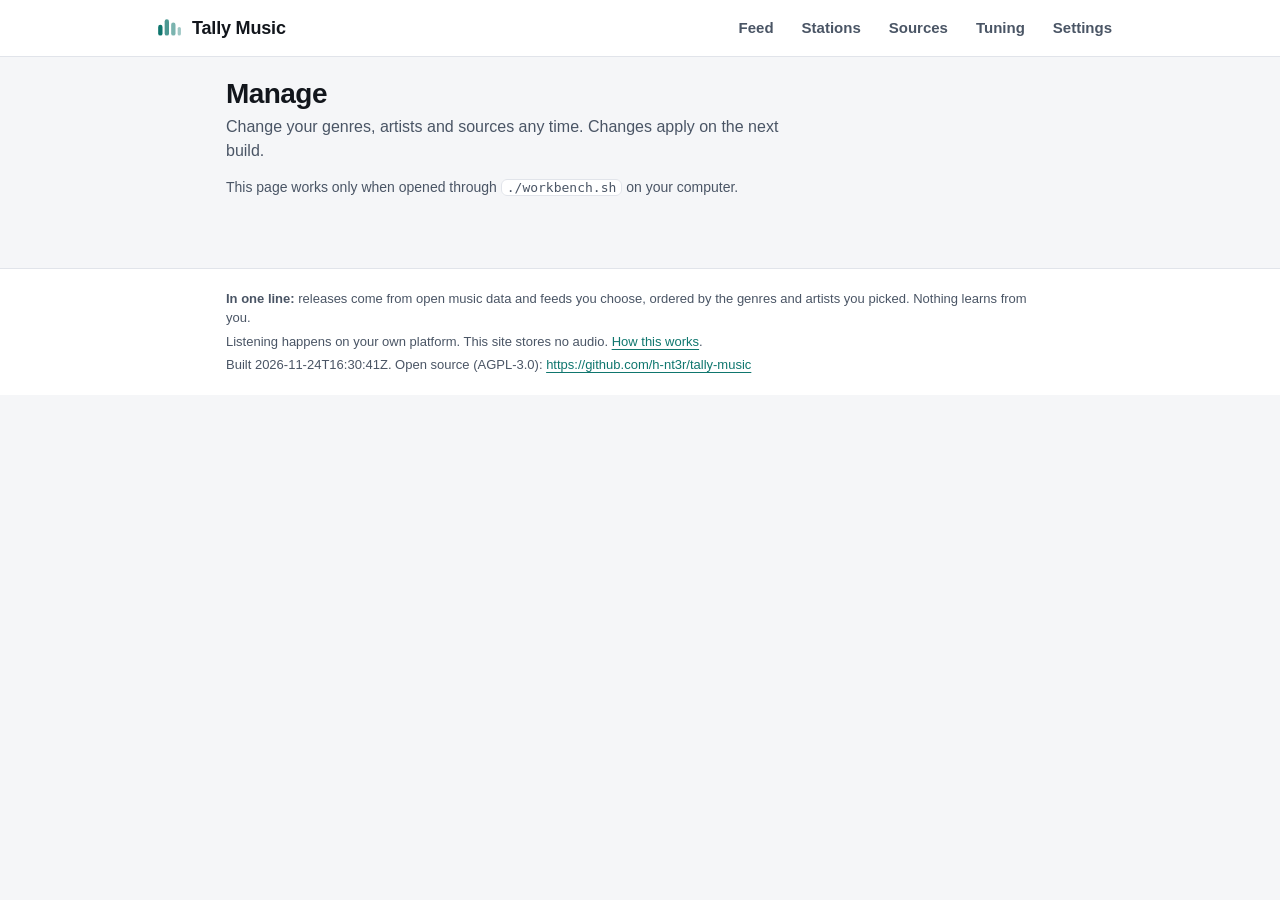
<file: manage.html>
<!doctype html>
<html lang="en"><head>
<meta charset="utf-8">
<meta name="viewport" content="width=device-width,initial-scale=1,viewport-fit=cover">
<meta name="color-scheme" content="light dark">
<meta name="referrer" content="no-referrer">
<meta name="built" content="2026-11-24T16:30:41Z">
<meta name="description" content="New music across your platforms, tuned to the genres and artists you pick. Stations are lists, not streams.">
<meta name="theme-color" content="#f5f6f8" media="(prefers-color-scheme: light)">
<meta name="theme-color" content="#000000" media="(prefers-color-scheme: dark)">
<title>Manage · Tally Music</title>
<link rel="stylesheet" href="style.css">
<script src="app.js" defer></script>
<!--workbench-->
</head><body data-page="manage.html" data-covers="1">
<a class="skip" href="#main">Skip to main content</a>
<header class="top"><div class="top-in">
<a class="brand" href="index.html" aria-label="Tally Music, home"><svg viewBox="0 0 24 24" aria-hidden="true"><rect x="2" y="9" width="4" height="10" rx="2" fill="var(--accent)"/><rect x="8" y="4" width="4" height="15" rx="2" fill="var(--accent)" opacity=".75"/><rect x="14" y="7" width="4" height="12" rx="2" fill="var(--accent)" opacity=".55"/><rect x="20" y="11" width="3" height="8" rx="1.5" fill="var(--accent)" opacity=".4"/></svg><span>Tally Music</span></a>
<nav class="primary" aria-label="Main"><a href="index.html"><svg class="ic" viewBox="0 0 24 24" aria-hidden="true"><path d="M4 6h16M4 12h16M4 18h10"/></svg><span>Feed</span></a><a href="stations.html"><svg class="ic" viewBox="0 0 24 24" aria-hidden="true"><circle cx="12" cy="12" r="9"/><circle cx="12" cy="12" r="2.5"/></svg><span>Stations</span></a><a href="sources.html"><svg class="ic" viewBox="0 0 24 24" aria-hidden="true"><path d="M5 5a14 14 0 0 1 14 14M5 11a8 8 0 0 1 8 8"/><circle cx="6" cy="18" r="1.2"/></svg><span>Sources</span></a><a href="tuning.html"><svg class="ic" viewBox="0 0 24 24" aria-hidden="true"><path d="M5 6h8M17 6h2M5 12h2M11 12h8M5 18h10M19 18h0"/><circle cx="15" cy="6" r="2"/><circle cx="9" cy="12" r="2"/><circle cx="17" cy="18" r="2"/></svg><span>Tuning</span></a><a href="settings.html"><svg class="ic" viewBox="0 0 24 24" aria-hidden="true"><circle cx="12" cy="12" r="3"/><path d="M12 3v3M12 18v3M3 12h3M18 12h3M5.6 5.6l2.1 2.1M16.3 16.3l2.1 2.1M18.4 5.6l-2.1 2.1M7.7 16.3l-2.1 2.1"/></svg><span>Settings</span></a><!--workbench-nav--></nav>
</div></header>
<main id="main" tabindex="-1"><div class="wrap"><h1>Manage</h1><p class="lede">Change your genres, artists and sources any time. Changes apply on the next build.</p><div id="manage"><p class="muted">This page works only when opened through <code>./workbench.sh</code> on your computer.</p></div></div><script src="manage.js" defer></script></main>
<footer class="foot"><div class="foot-in">
<p><b>In one line:</b> releases come from open music data and feeds you choose, ordered by the genres and artists you picked. Nothing learns from you.</p>
<p>Listening happens on your own platform. This site stores no audio. <a href="methods.html">How this works</a>.</p>
<p>Built <span id="built-at">2026-11-24T16:30:41Z</span>. Open source (AGPL-3.0): <a href="https://github.com/h-nt3r/tally-music">https://github.com/h-nt3r/tally-music</a></p>
</div></footer>
</body></html>
</file>
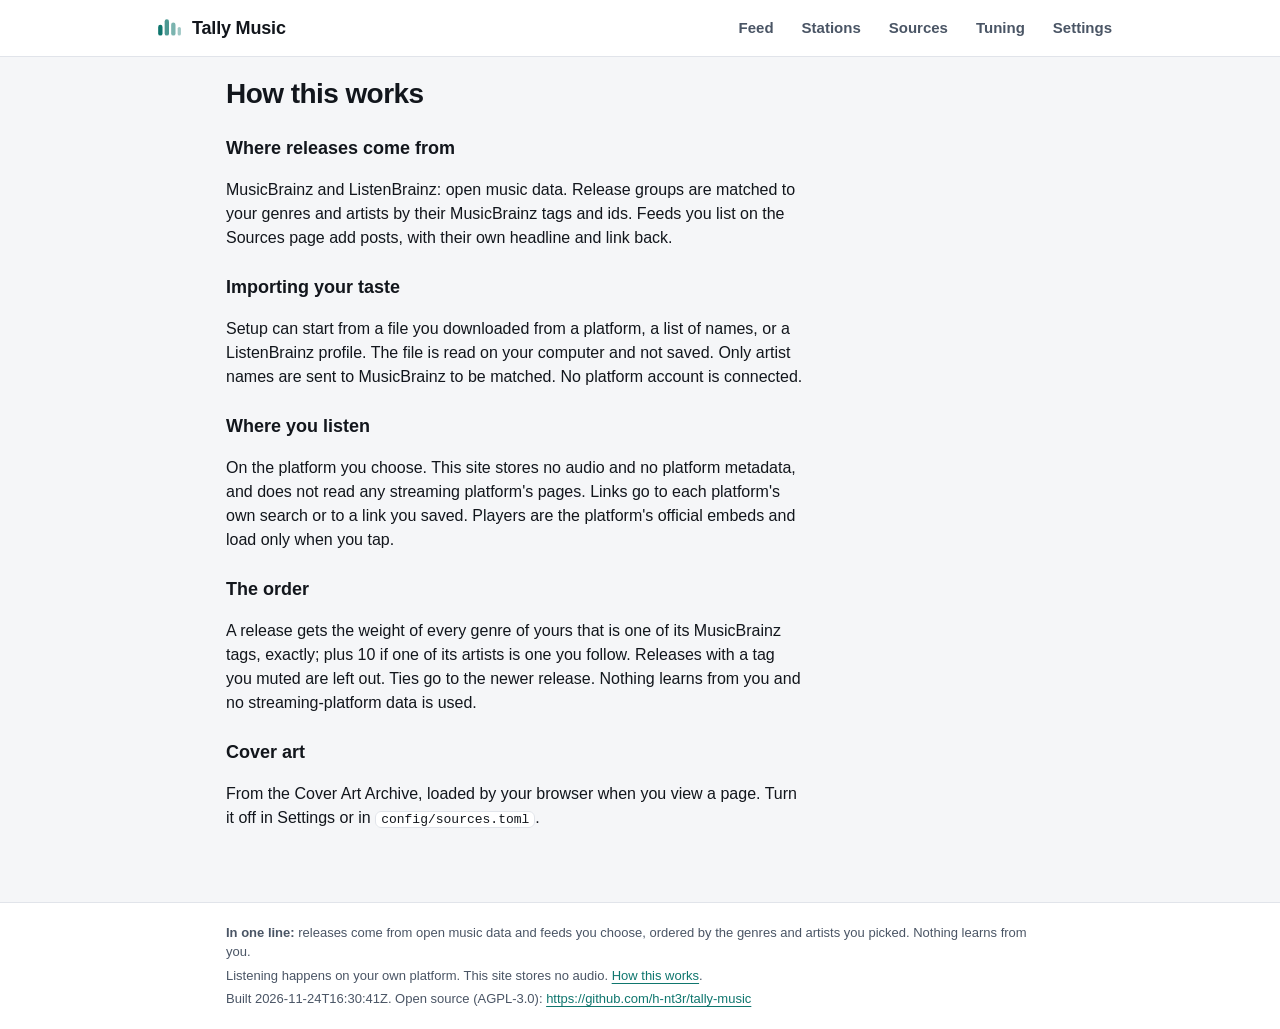
<file: methods.html>
<!doctype html>
<html lang="en"><head>
<meta charset="utf-8">
<meta name="viewport" content="width=device-width,initial-scale=1,viewport-fit=cover">
<meta name="color-scheme" content="light dark">
<meta name="referrer" content="no-referrer">
<meta name="built" content="2026-11-24T16:30:41Z">
<meta name="description" content="New music across your platforms, tuned to the genres and artists you pick. Stations are lists, not streams.">
<meta name="theme-color" content="#f5f6f8" media="(prefers-color-scheme: light)">
<meta name="theme-color" content="#000000" media="(prefers-color-scheme: dark)">
<title>How this works · Tally Music</title>
<link rel="stylesheet" href="style.css">
<script src="app.js" defer></script>
<!--workbench-->
</head><body data-page="methods.html" data-covers="1">
<a class="skip" href="#main">Skip to main content</a>
<header class="top"><div class="top-in">
<a class="brand" href="index.html" aria-label="Tally Music, home"><svg viewBox="0 0 24 24" aria-hidden="true"><rect x="2" y="9" width="4" height="10" rx="2" fill="var(--accent)"/><rect x="8" y="4" width="4" height="15" rx="2" fill="var(--accent)" opacity=".75"/><rect x="14" y="7" width="4" height="12" rx="2" fill="var(--accent)" opacity=".55"/><rect x="20" y="11" width="3" height="8" rx="1.5" fill="var(--accent)" opacity=".4"/></svg><span>Tally Music</span></a>
<nav class="primary" aria-label="Main"><a href="index.html"><svg class="ic" viewBox="0 0 24 24" aria-hidden="true"><path d="M4 6h16M4 12h16M4 18h10"/></svg><span>Feed</span></a><a href="stations.html"><svg class="ic" viewBox="0 0 24 24" aria-hidden="true"><circle cx="12" cy="12" r="9"/><circle cx="12" cy="12" r="2.5"/></svg><span>Stations</span></a><a href="sources.html"><svg class="ic" viewBox="0 0 24 24" aria-hidden="true"><path d="M5 5a14 14 0 0 1 14 14M5 11a8 8 0 0 1 8 8"/><circle cx="6" cy="18" r="1.2"/></svg><span>Sources</span></a><a href="tuning.html"><svg class="ic" viewBox="0 0 24 24" aria-hidden="true"><path d="M5 6h8M17 6h2M5 12h2M11 12h8M5 18h10M19 18h0"/><circle cx="15" cy="6" r="2"/><circle cx="9" cy="12" r="2"/><circle cx="17" cy="18" r="2"/></svg><span>Tuning</span></a><a href="settings.html"><svg class="ic" viewBox="0 0 24 24" aria-hidden="true"><circle cx="12" cy="12" r="3"/><path d="M12 3v3M12 18v3M3 12h3M18 12h3M5.6 5.6l2.1 2.1M16.3 16.3l2.1 2.1M18.4 5.6l-2.1 2.1M7.7 16.3l-2.1 2.1"/></svg><span>Settings</span></a><!--workbench-nav--></nav>
</div></header>
<main id="main" tabindex="-1"><div class="wrap prose"><h1>How this works</h1><h2>Where releases come from</h2><p>MusicBrainz and ListenBrainz: open music data. Release groups are matched to your genres and artists by their MusicBrainz tags and ids. Feeds you list on the Sources page add posts, with their own headline and link back.</p><h2>Importing your taste</h2><p>Setup can start from a file you downloaded from a platform, a list of names, or a ListenBrainz profile. The file is read on your computer and not saved. Only artist names are sent to MusicBrainz to be matched. No platform account is connected.</p><h2>Where you listen</h2><p>On the platform you choose. This site stores no audio and no platform metadata, and does not read any streaming platform's pages. Links go to each platform's own search or to a link you saved. Players are the platform's official embeds and load only when you tap.</p><h2>The order</h2><p>A release gets the weight of every genre of yours that is one of its MusicBrainz tags, exactly; plus 10 if one of its artists is one you follow. Releases with a tag you muted are left out. Ties go to the newer release. Nothing learns from you and no streaming-platform data is used.</p><h2>Cover art</h2><p>From the Cover Art Archive, loaded by your browser when you view a page. Turn it off in Settings or in <code>config/sources.toml</code>.</p></div></main>
<footer class="foot"><div class="foot-in">
<p><b>In one line:</b> releases come from open music data and feeds you choose, ordered by the genres and artists you picked. Nothing learns from you.</p>
<p>Listening happens on your own platform. This site stores no audio. <a href="methods.html">How this works</a>.</p>
<p>Built <span id="built-at">2026-11-24T16:30:41Z</span>. Open source (AGPL-3.0): <a href="https://github.com/h-nt3r/tally-music">https://github.com/h-nt3r/tally-music</a></p>
</div></footer>
</body></html>
</file>
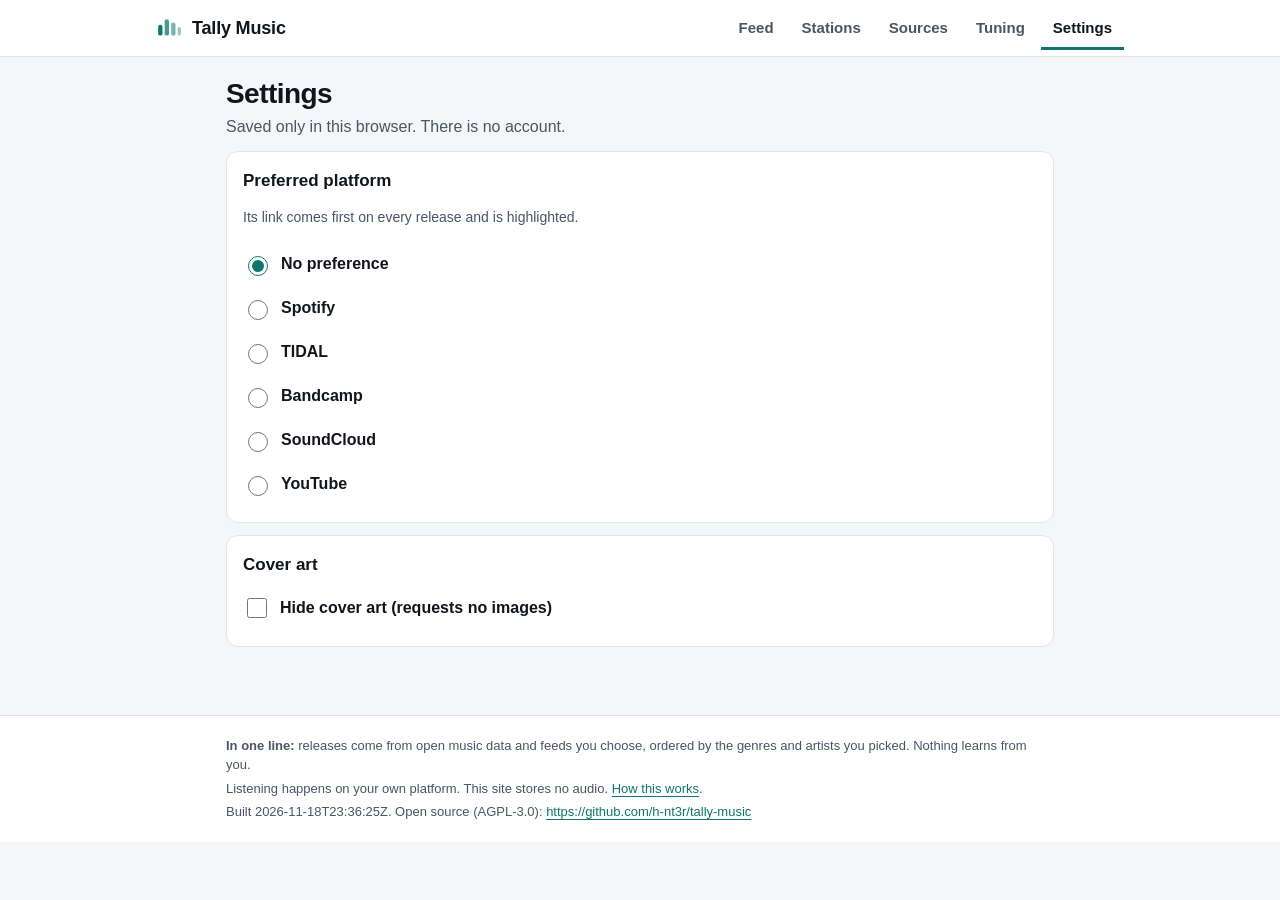
<file: settings.html>
<!doctype html>
<html lang="en"><head>
<meta charset="utf-8">
<meta name="viewport" content="width=device-width,initial-scale=1,viewport-fit=cover">
<meta name="color-scheme" content="light dark">
<meta name="referrer" content="no-referrer">
<meta name="built" content="2026-11-18T23:36:25Z">
<meta name="description" content="New music across your platforms, tuned to the genres and artists you pick. Stations are lists, not streams.">
<meta name="theme-color" content="#f5f6f8" media="(prefers-color-scheme: light)">
<meta name="theme-color" content="#000000" media="(prefers-color-scheme: dark)">
<title>Settings · Tally Music</title>
<link rel="stylesheet" href="style.css">
<script src="app.js" defer></script>
<!--workbench-->
</head><body data-page="settings.html" data-covers="1">
<a class="skip" href="#main">Skip to main content</a>
<header class="top"><div class="top-in">
<a class="brand" href="index.html" aria-label="Tally Music, home"><svg viewBox="0 0 24 24" aria-hidden="true"><rect x="2" y="9" width="4" height="10" rx="2" fill="var(--accent)"/><rect x="8" y="4" width="4" height="15" rx="2" fill="var(--accent)" opacity=".75"/><rect x="14" y="7" width="4" height="12" rx="2" fill="var(--accent)" opacity=".55"/><rect x="20" y="11" width="3" height="8" rx="1.5" fill="var(--accent)" opacity=".4"/></svg><span>Tally Music</span></a>
<nav class="primary" aria-label="Main"><a href="index.html"><svg class="ic" viewBox="0 0 24 24" aria-hidden="true"><path d="M4 6h16M4 12h16M4 18h10"/></svg><span>Feed</span></a><a href="stations.html"><svg class="ic" viewBox="0 0 24 24" aria-hidden="true"><circle cx="12" cy="12" r="9"/><circle cx="12" cy="12" r="2.5"/></svg><span>Stations</span></a><a href="sources.html"><svg class="ic" viewBox="0 0 24 24" aria-hidden="true"><path d="M5 5a14 14 0 0 1 14 14M5 11a8 8 0 0 1 8 8"/><circle cx="6" cy="18" r="1.2"/></svg><span>Sources</span></a><a href="tuning.html"><svg class="ic" viewBox="0 0 24 24" aria-hidden="true"><path d="M5 6h8M17 6h2M5 12h2M11 12h8M5 18h10M19 18h0"/><circle cx="15" cy="6" r="2"/><circle cx="9" cy="12" r="2"/><circle cx="17" cy="18" r="2"/></svg><span>Tuning</span></a><a href="settings.html" aria-current="page"><svg class="ic" viewBox="0 0 24 24" aria-hidden="true"><circle cx="12" cy="12" r="3"/><path d="M12 3v3M12 18v3M3 12h3M18 12h3M5.6 5.6l2.1 2.1M16.3 16.3l2.1 2.1M18.4 5.6l-2.1 2.1M7.7 16.3l-2.1 2.1"/></svg><span>Settings</span></a><!--workbench-nav--></nav>
</div></header>
<main id="main" tabindex="-1"><div class="wrap"><h1>Settings</h1><p class="lede">Saved only in this browser. There is no account.</p><section class="side"><h2>Preferred platform</h2><p class="muted">Its link comes first on every release and is highlighted.</p><div class="opts"><label class="opt"><input type="radio" name="platform" value=""> <span>No preference</span></label><label class="opt"><input type="radio" name="platform" value="spotify"> <span>Spotify</span></label><label class="opt"><input type="radio" name="platform" value="tidal"> <span>TIDAL</span></label><label class="opt"><input type="radio" name="platform" value="bandcamp"> <span>Bandcamp</span></label><label class="opt"><input type="radio" name="platform" value="soundcloud"> <span>SoundCloud</span></label><label class="opt"><input type="radio" name="platform" value="youtube"> <span>YouTube</span></label></div></section><section class="side"><h2>Cover art</h2><label class="opt"><input type="checkbox" id="hide-covers"> <span>Hide cover art (requests no images)</span></label></section></div></main>
<footer class="foot"><div class="foot-in">
<p><b>In one line:</b> releases come from open music data and feeds you choose, ordered by the genres and artists you picked. Nothing learns from you.</p>
<p>Listening happens on your own platform. This site stores no audio. <a href="methods.html">How this works</a>.</p>
<p>Built <span id="built-at">2026-11-18T23:36:25Z</span>. Open source (AGPL-3.0): <a href="https://github.com/h-nt3r/tally-music">https://github.com/h-nt3r/tally-music</a></p>
</div></footer>
</body></html>
</file>
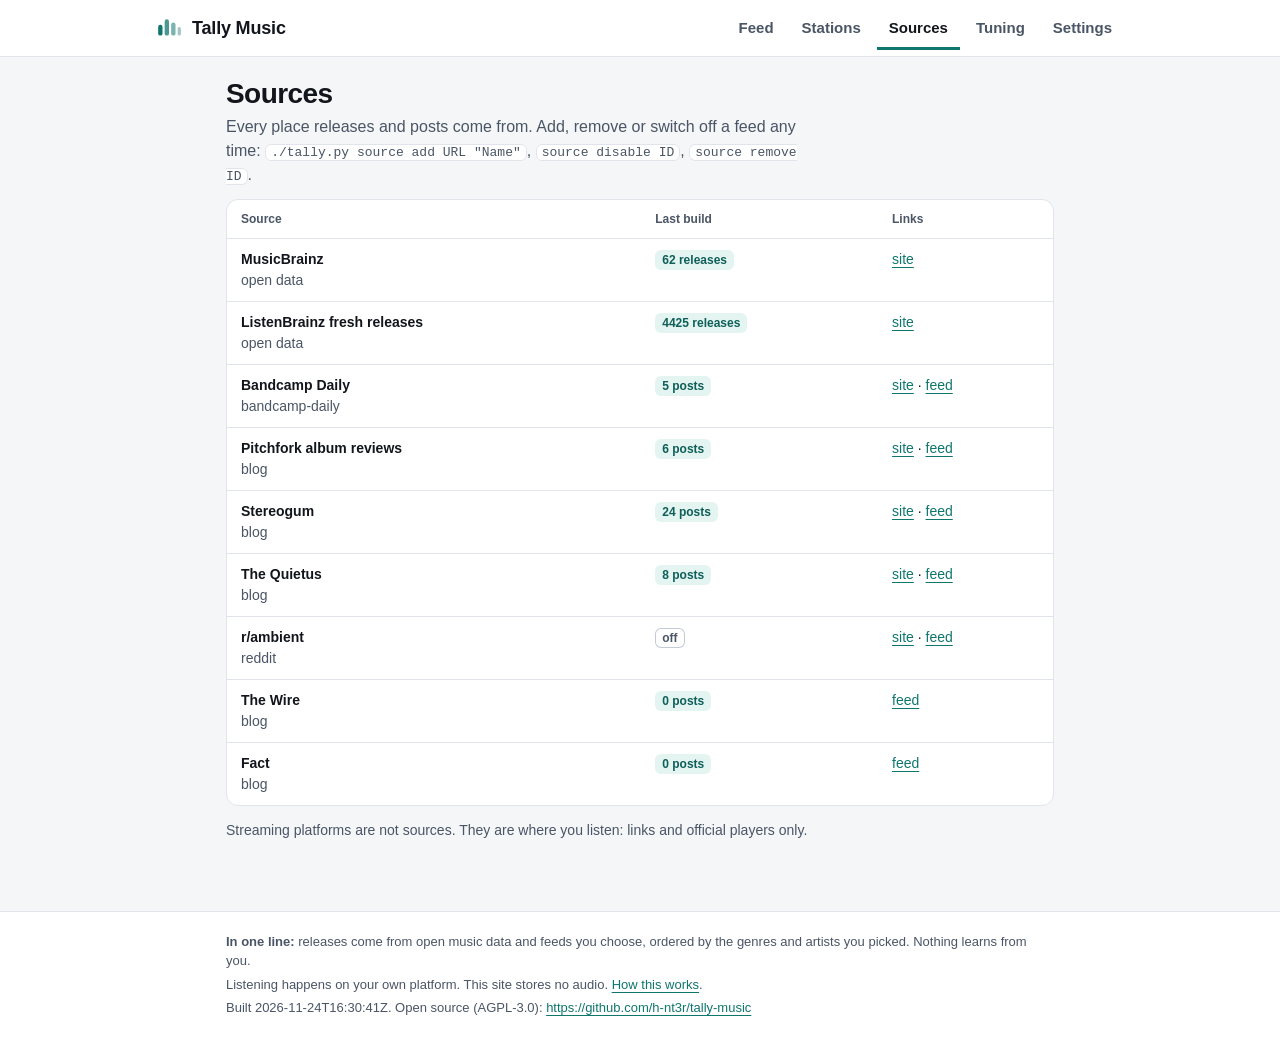
<file: sources.html>
<!doctype html>
<html lang="en"><head>
<meta charset="utf-8">
<meta name="viewport" content="width=device-width,initial-scale=1,viewport-fit=cover">
<meta name="color-scheme" content="light dark">
<meta name="referrer" content="no-referrer">
<meta name="built" content="2026-11-24T16:30:41Z">
<meta name="description" content="New music across your platforms, tuned to the genres and artists you pick. Stations are lists, not streams.">
<meta name="theme-color" content="#f5f6f8" media="(prefers-color-scheme: light)">
<meta name="theme-color" content="#000000" media="(prefers-color-scheme: dark)">
<title>Sources · Tally Music</title>
<link rel="stylesheet" href="style.css">
<script src="app.js" defer></script>
<!--workbench-->
</head><body data-page="sources.html" data-covers="1">
<a class="skip" href="#main">Skip to main content</a>
<header class="top"><div class="top-in">
<a class="brand" href="index.html" aria-label="Tally Music, home"><svg viewBox="0 0 24 24" aria-hidden="true"><rect x="2" y="9" width="4" height="10" rx="2" fill="var(--accent)"/><rect x="8" y="4" width="4" height="15" rx="2" fill="var(--accent)" opacity=".75"/><rect x="14" y="7" width="4" height="12" rx="2" fill="var(--accent)" opacity=".55"/><rect x="20" y="11" width="3" height="8" rx="1.5" fill="var(--accent)" opacity=".4"/></svg><span>Tally Music</span></a>
<nav class="primary" aria-label="Main"><a href="index.html"><svg class="ic" viewBox="0 0 24 24" aria-hidden="true"><path d="M4 6h16M4 12h16M4 18h10"/></svg><span>Feed</span></a><a href="stations.html"><svg class="ic" viewBox="0 0 24 24" aria-hidden="true"><circle cx="12" cy="12" r="9"/><circle cx="12" cy="12" r="2.5"/></svg><span>Stations</span></a><a href="sources.html" aria-current="page"><svg class="ic" viewBox="0 0 24 24" aria-hidden="true"><path d="M5 5a14 14 0 0 1 14 14M5 11a8 8 0 0 1 8 8"/><circle cx="6" cy="18" r="1.2"/></svg><span>Sources</span></a><a href="tuning.html"><svg class="ic" viewBox="0 0 24 24" aria-hidden="true"><path d="M5 6h8M17 6h2M5 12h2M11 12h8M5 18h10M19 18h0"/><circle cx="15" cy="6" r="2"/><circle cx="9" cy="12" r="2"/><circle cx="17" cy="18" r="2"/></svg><span>Tuning</span></a><a href="settings.html"><svg class="ic" viewBox="0 0 24 24" aria-hidden="true"><circle cx="12" cy="12" r="3"/><path d="M12 3v3M12 18v3M3 12h3M18 12h3M5.6 5.6l2.1 2.1M16.3 16.3l2.1 2.1M18.4 5.6l-2.1 2.1M7.7 16.3l-2.1 2.1"/></svg><span>Settings</span></a><!--workbench-nav--></nav>
</div></header>
<main id="main" tabindex="-1"><div class="wrap"><h1>Sources</h1><p class="lede">Every place releases and posts come from. Add, remove or switch off a feed any time: <code>./tally.py source add URL "Name"</code>, <code>source disable ID</code>, <code>source remove ID</code>.</p><div class="tablewrap"><table><thead><tr><th>Source</th><th>Last build</th><th>Links</th></tr></thead><tbody><tr><td><b>MusicBrainz</b><br><span class="muted">open data</span></td><td><span class="badge ok">62 releases</span></td><td class="links"><a href="https://musicbrainz.org">site</a></td></tr><tr><td><b>ListenBrainz fresh releases</b><br><span class="muted">open data</span></td><td><span class="badge ok">4425 releases</span></td><td class="links"><a href="https://listenbrainz.org">site</a></td></tr><tr><td><b>Bandcamp Daily</b><br><span class="muted">bandcamp-daily</span></td><td><span class="badge ok">5 posts</span></td><td class="links"><a href="https://daily.bandcamp.com" rel="noopener noreferrer">site</a> · <a href="https://daily.bandcamp.com/feed" rel="noopener noreferrer">feed</a></td></tr><tr><td><b>Pitchfork album reviews</b><br><span class="muted">blog</span></td><td><span class="badge ok">6 posts</span></td><td class="links"><a href="https://pitchfork.com/reviews/albums/" rel="noopener noreferrer">site</a> · <a href="https://pitchfork.com/feed/feed-album-reviews/rss" rel="noopener noreferrer">feed</a></td></tr><tr><td><b>Stereogum</b><br><span class="muted">blog</span></td><td><span class="badge ok">24 posts</span></td><td class="links"><a href="https://www.stereogum.com" rel="noopener noreferrer">site</a> · <a href="https://www.stereogum.com/feed/" rel="noopener noreferrer">feed</a></td></tr><tr><td><b>The Quietus</b><br><span class="muted">blog</span></td><td><span class="badge ok">8 posts</span></td><td class="links"><a href="https://thequietus.com" rel="noopener noreferrer">site</a> · <a href="https://thequietus.com/feed" rel="noopener noreferrer">feed</a></td></tr><tr><td><b>r/ambient</b><br><span class="muted">reddit</span></td><td><span class="badge type">off</span></td><td class="links"><a href="https://www.reddit.com/r/ambient/" rel="noopener noreferrer">site</a> · <a href="https://www.reddit.com/r/ambient/.rss" rel="noopener noreferrer">feed</a></td></tr><tr><td><b>The Wire</b><br><span class="muted">blog</span></td><td><span class="badge ok">0 posts</span></td><td class="links"><a href="https://www.thewire.co.uk/rss" rel="noopener noreferrer">feed</a></td></tr><tr><td><b>Fact</b><br><span class="muted">blog</span></td><td><span class="badge ok">0 posts</span></td><td class="links"><a href="https://www.factmag.com/feed/" rel="noopener noreferrer">feed</a></td></tr></tbody></table></div><p class="muted">Streaming platforms are not sources. They are where you listen: links and official players only.</p></div></main>
<footer class="foot"><div class="foot-in">
<p><b>In one line:</b> releases come from open music data and feeds you choose, ordered by the genres and artists you picked. Nothing learns from you.</p>
<p>Listening happens on your own platform. This site stores no audio. <a href="methods.html">How this works</a>.</p>
<p>Built <span id="built-at">2026-11-24T16:30:41Z</span>. Open source (AGPL-3.0): <a href="https://github.com/h-nt3r/tally-music">https://github.com/h-nt3r/tally-music</a></p>
</div></footer>
</body></html>
</file>
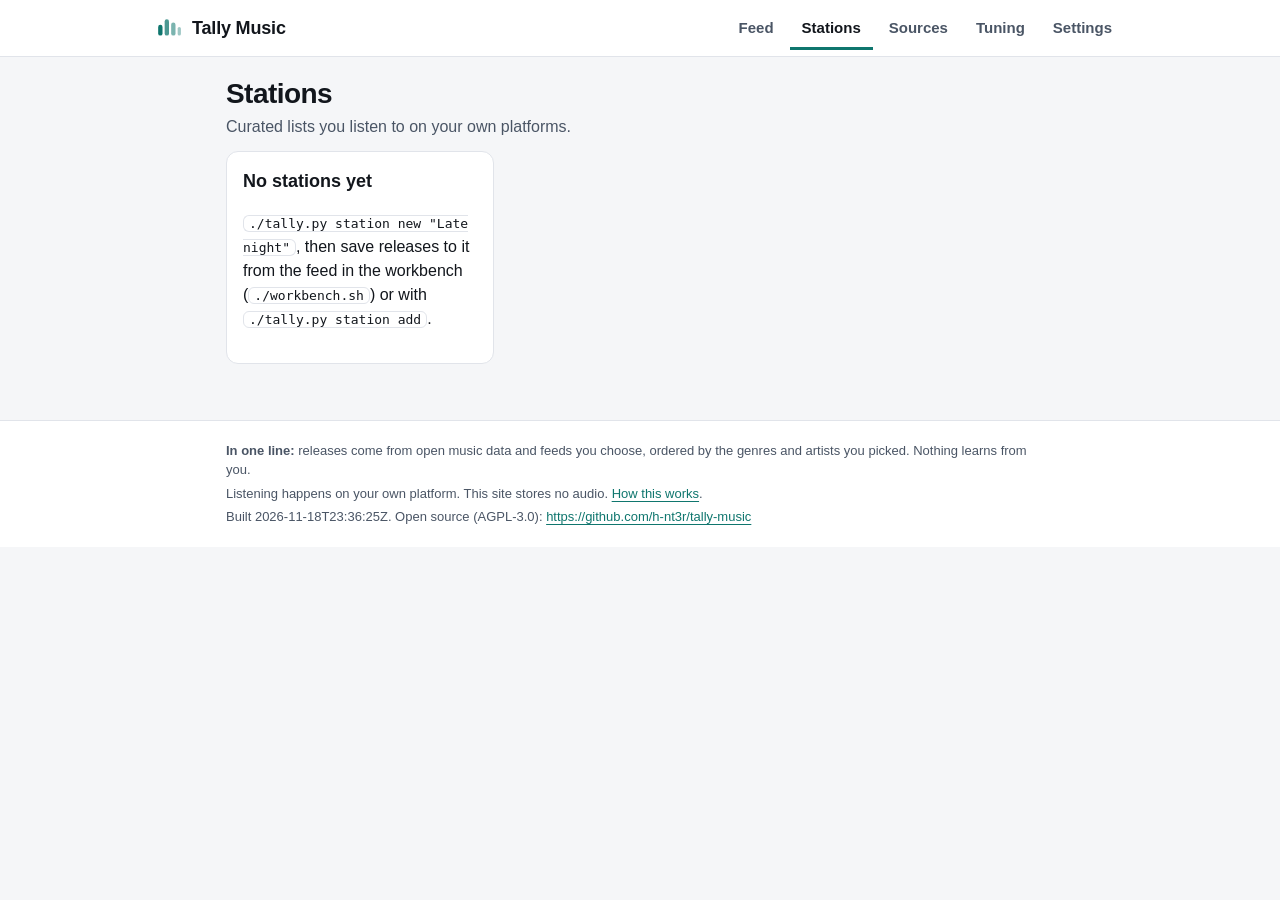
<file: stations.html>
<!doctype html>
<html lang="en"><head>
<meta charset="utf-8">
<meta name="viewport" content="width=device-width,initial-scale=1,viewport-fit=cover">
<meta name="color-scheme" content="light dark">
<meta name="referrer" content="no-referrer">
<meta name="built" content="2026-11-18T23:36:25Z">
<meta name="description" content="New music across your platforms, tuned to the genres and artists you pick. Stations are lists, not streams.">
<meta name="theme-color" content="#f5f6f8" media="(prefers-color-scheme: light)">
<meta name="theme-color" content="#000000" media="(prefers-color-scheme: dark)">
<title>Stations · Tally Music</title>
<link rel="stylesheet" href="style.css">
<script src="app.js" defer></script>
<!--workbench-->
</head><body data-page="stations.html" data-covers="1">
<a class="skip" href="#main">Skip to main content</a>
<header class="top"><div class="top-in">
<a class="brand" href="index.html" aria-label="Tally Music, home"><svg viewBox="0 0 24 24" aria-hidden="true"><rect x="2" y="9" width="4" height="10" rx="2" fill="var(--accent)"/><rect x="8" y="4" width="4" height="15" rx="2" fill="var(--accent)" opacity=".75"/><rect x="14" y="7" width="4" height="12" rx="2" fill="var(--accent)" opacity=".55"/><rect x="20" y="11" width="3" height="8" rx="1.5" fill="var(--accent)" opacity=".4"/></svg><span>Tally Music</span></a>
<nav class="primary" aria-label="Main"><a href="index.html"><svg class="ic" viewBox="0 0 24 24" aria-hidden="true"><path d="M4 6h16M4 12h16M4 18h10"/></svg><span>Feed</span></a><a href="stations.html" aria-current="page"><svg class="ic" viewBox="0 0 24 24" aria-hidden="true"><circle cx="12" cy="12" r="9"/><circle cx="12" cy="12" r="2.5"/></svg><span>Stations</span></a><a href="sources.html"><svg class="ic" viewBox="0 0 24 24" aria-hidden="true"><path d="M5 5a14 14 0 0 1 14 14M5 11a8 8 0 0 1 8 8"/><circle cx="6" cy="18" r="1.2"/></svg><span>Sources</span></a><a href="tuning.html"><svg class="ic" viewBox="0 0 24 24" aria-hidden="true"><path d="M5 6h8M17 6h2M5 12h2M11 12h8M5 18h10M19 18h0"/><circle cx="15" cy="6" r="2"/><circle cx="9" cy="12" r="2"/><circle cx="17" cy="18" r="2"/></svg><span>Tuning</span></a><a href="settings.html"><svg class="ic" viewBox="0 0 24 24" aria-hidden="true"><circle cx="12" cy="12" r="3"/><path d="M12 3v3M12 18v3M3 12h3M18 12h3M5.6 5.6l2.1 2.1M16.3 16.3l2.1 2.1M18.4 5.6l-2.1 2.1M7.7 16.3l-2.1 2.1"/></svg><span>Settings</span></a><!--workbench-nav--></nav>
</div></header>
<main id="main" tabindex="-1"><div class="wrap"><h1>Stations</h1><p class="lede">Curated lists you listen to on your own platforms.</p><div class="station-grid"><div class="empty"><h2>No stations yet</h2><p><code>./tally.py station new "Late night"</code>, then save releases to it from the feed in the workbench (<code>./workbench.sh</code>) or with <code>./tally.py station add</code>.</p></div></div></div></main>
<footer class="foot"><div class="foot-in">
<p><b>In one line:</b> releases come from open music data and feeds you choose, ordered by the genres and artists you picked. Nothing learns from you.</p>
<p>Listening happens on your own platform. This site stores no audio. <a href="methods.html">How this works</a>.</p>
<p>Built <span id="built-at">2026-11-18T23:36:25Z</span>. Open source (AGPL-3.0): <a href="https://github.com/h-nt3r/tally-music">https://github.com/h-nt3r/tally-music</a></p>
</div></footer>
</body></html>
</file>
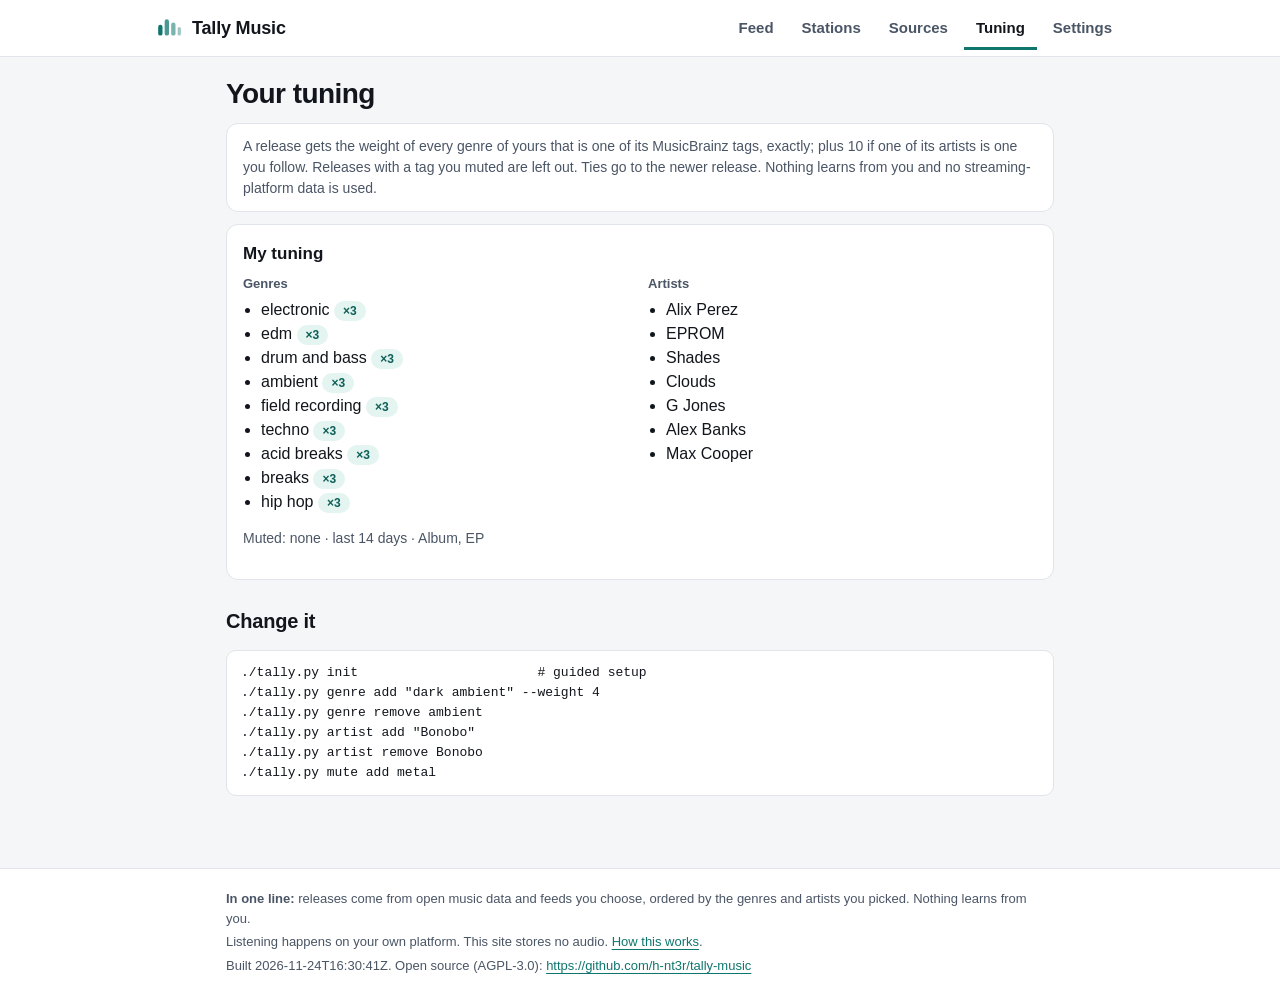
<file: tuning.html>
<!doctype html>
<html lang="en"><head>
<meta charset="utf-8">
<meta name="viewport" content="width=device-width,initial-scale=1,viewport-fit=cover">
<meta name="color-scheme" content="light dark">
<meta name="referrer" content="no-referrer">
<meta name="built" content="2026-11-24T16:30:41Z">
<meta name="description" content="New music across your platforms, tuned to the genres and artists you pick. Stations are lists, not streams.">
<meta name="theme-color" content="#f5f6f8" media="(prefers-color-scheme: light)">
<meta name="theme-color" content="#000000" media="(prefers-color-scheme: dark)">
<title>Tuning · Tally Music</title>
<link rel="stylesheet" href="style.css">
<script src="app.js" defer></script>
<!--workbench-->
</head><body data-page="tuning.html" data-covers="1">
<a class="skip" href="#main">Skip to main content</a>
<header class="top"><div class="top-in">
<a class="brand" href="index.html" aria-label="Tally Music, home"><svg viewBox="0 0 24 24" aria-hidden="true"><rect x="2" y="9" width="4" height="10" rx="2" fill="var(--accent)"/><rect x="8" y="4" width="4" height="15" rx="2" fill="var(--accent)" opacity=".75"/><rect x="14" y="7" width="4" height="12" rx="2" fill="var(--accent)" opacity=".55"/><rect x="20" y="11" width="3" height="8" rx="1.5" fill="var(--accent)" opacity=".4"/></svg><span>Tally Music</span></a>
<nav class="primary" aria-label="Main"><a href="index.html"><svg class="ic" viewBox="0 0 24 24" aria-hidden="true"><path d="M4 6h16M4 12h16M4 18h10"/></svg><span>Feed</span></a><a href="stations.html"><svg class="ic" viewBox="0 0 24 24" aria-hidden="true"><circle cx="12" cy="12" r="9"/><circle cx="12" cy="12" r="2.5"/></svg><span>Stations</span></a><a href="sources.html"><svg class="ic" viewBox="0 0 24 24" aria-hidden="true"><path d="M5 5a14 14 0 0 1 14 14M5 11a8 8 0 0 1 8 8"/><circle cx="6" cy="18" r="1.2"/></svg><span>Sources</span></a><a href="tuning.html" aria-current="page"><svg class="ic" viewBox="0 0 24 24" aria-hidden="true"><path d="M5 6h8M17 6h2M5 12h2M11 12h8M5 18h10M19 18h0"/><circle cx="15" cy="6" r="2"/><circle cx="9" cy="12" r="2"/><circle cx="17" cy="18" r="2"/></svg><span>Tuning</span></a><a href="settings.html"><svg class="ic" viewBox="0 0 24 24" aria-hidden="true"><circle cx="12" cy="12" r="3"/><path d="M12 3v3M12 18v3M3 12h3M18 12h3M5.6 5.6l2.1 2.1M16.3 16.3l2.1 2.1M18.4 5.6l-2.1 2.1M7.7 16.3l-2.1 2.1"/></svg><span>Settings</span></a><!--workbench-nav--></nav>
</div></header>
<main id="main" tabindex="-1"><div class="wrap"><h1>Your tuning</h1><div class="rule"><p>A release gets the weight of every genre of yours that is one of its MusicBrainz tags, exactly; plus 10 if one of its artists is one you follow. Releases with a tag you muted are left out. Ties go to the newer release. Nothing learns from you and no streaming-platform data is used.</p></div><section class="side"><h2>My tuning</h2><div class="cols"><div><h3>Genres</h3><ul><li>electronic <span class="pill">×3</span></li><li>edm <span class="pill">×3</span></li><li>drum and bass <span class="pill">×3</span></li><li>ambient <span class="pill">×3</span></li><li>field recording <span class="pill">×3</span></li><li>techno <span class="pill">×3</span></li><li>acid breaks <span class="pill">×3</span></li><li>breaks <span class="pill">×3</span></li><li>hip hop <span class="pill">×3</span></li></ul></div><div><h3>Artists</h3><ul><li>Alix Perez</li><li>EPROM</li><li>Shades</li><li>Clouds</li><li>G Jones</li><li>Alex Banks</li><li>Max Cooper</li></ul></div></div><p class="muted">Muted: none · last 14 days · Album, EP</p></section><h2 class="sec">Change it</h2><pre><code>./tally.py init                       # guided setup
./tally.py genre add "dark ambient" --weight 4
./tally.py genre remove ambient
./tally.py artist add "Bonobo"
./tally.py artist remove Bonobo
./tally.py mute add metal</code></pre></div></main>
<footer class="foot"><div class="foot-in">
<p><b>In one line:</b> releases come from open music data and feeds you choose, ordered by the genres and artists you picked. Nothing learns from you.</p>
<p>Listening happens on your own platform. This site stores no audio. <a href="methods.html">How this works</a>.</p>
<p>Built <span id="built-at">2026-11-24T16:30:41Z</span>. Open source (AGPL-3.0): <a href="https://github.com/h-nt3r/tally-music">https://github.com/h-nt3r/tally-music</a></p>
</div></footer>
</body></html>
</file>
<file: style.css>
/* Tally Music: the same quiet utility look as Tally News. White and near-black surfaces, system sans,
   one teal accent for actions, hairline borders instead of shadows. Light and dark follow the device. */
:root{
  color-scheme:light dark;
  --font:-apple-system,BlinkMacSystemFont,"Segoe UI",Roboto,"Helvetica Neue",Arial,sans-serif;
  --bg:#f5f6f8;--surface:#fff;--line:#e1e4ea;--line-2:#c4cad5;--ctl:#7d889a;--ink:#12161c;--ink-2:#4a5565;
  --accent:#0f766e;--accent-ink:#fff;
  --warn-ink:#8a4b00;--warn-bg:#fdf1dc;--warn-line:#e3b872;
  --ok-ink:#0f5f58;--ok-bg:#e3f4f1;
  --radius:12px;--pad:16px;
}
@media (prefers-color-scheme:dark){:root{
  --bg:#000;--surface:#0e0e0e;--line:#2c2c2c;--line-2:#4a4a4a;--ctl:#808080;--ink:#ededed;--ink-2:#a3a3a3;
  --accent:#2dd4bf;--accent-ink:#06201d;
  --warn-ink:#f0c36d;--warn-bg:#261c08;--warn-line:#6b531a;
  --ok-ink:#7be0d2;--ok-bg:#0a1f1c;
}}
*{box-sizing:border-box}
[hidden]{display:none!important}
html{-webkit-text-size-adjust:100%;scroll-padding-top:64px}
body{margin:0;background:var(--bg);color:var(--ink);font:400 16px/1.5 var(--font);font-variant-numeric:tabular-nums;-webkit-font-smoothing:antialiased}
@media (max-width:719px){body{padding-bottom:calc(72px + env(safe-area-inset-bottom))}}
a{color:inherit;text-underline-offset:3px}
:focus-visible{outline:3px solid var(--accent);outline-offset:2px;border-radius:4px}
.skip{position:absolute;left:-999px}.skip:focus{left:8px;top:8px;background:var(--surface);padding:8px 12px;z-index:50}
.wrap{max-width:860px;margin:0 auto;padding:0 var(--pad) 32px}
h1{margin:20px 0 4px;font-size:28px;line-height:1.2;font-weight:700;letter-spacing:-.02em}
h2.sec{margin:28px 0 12px;font-size:20px;line-height:1.3;font-weight:700;letter-spacing:-.01em}
h2.sec .count{font-size:13px;font-weight:600;color:var(--ink-2);margin-left:6px}
.lede{margin:0 0 12px;color:var(--ink-2);max-width:65ch}
.lede a,.crumb a,.rel-title a:hover{color:var(--accent)}
.muted{color:var(--ink-2);font-size:14px}
code{font:13px/1.55 ui-monospace,SFMono-Regular,Menlo,Consolas,monospace;background:var(--surface);border:1px solid var(--line);border-radius:6px;padding:0 5px}
pre code{display:block;padding:12px 14px;overflow-x:auto;border-radius:10px}

/* header and navigation */
.top{background:var(--surface);border-bottom:1px solid var(--line)}
.top-in{max-width:1000px;margin:0 auto;padding:0 var(--pad);height:56px;display:flex;align-items:center;justify-content:space-between}
.brand{display:flex;align-items:center;gap:10px;font-weight:700;font-size:18px;letter-spacing:-.01em;text-decoration:none}
.brand svg{width:26px;height:26px}
nav.primary{display:flex;gap:4px}
nav.primary a{display:flex;align-items:center;gap:6px;min-height:44px;padding:0 12px;color:var(--ink-2);font-weight:600;font-size:15px;text-decoration:none}
nav.primary a:hover{color:var(--ink)}
nav.primary a[aria-current=page]{color:var(--ink);box-shadow:inset 0 -3px 0 var(--accent)}
nav.primary .ic{display:none;fill:none;stroke:currentColor;stroke-width:1.75;stroke-linecap:round;stroke-linejoin:round}
@media (max-width:719px){
  nav.primary{position:fixed;left:0;right:0;bottom:0;z-index:30;gap:0;background:var(--surface);border-top:1px solid var(--line);padding-bottom:env(safe-area-inset-bottom)}
  nav.primary a{flex:1;flex-direction:column;justify-content:center;gap:2px;min-height:56px;padding:0;font-size:12px}
  nav.primary a[aria-current=page]{color:var(--accent);box-shadow:none}
  nav.primary .ic{display:block;width:24px;height:24px}
}
.tabs{display:flex;overflow-x:auto;border-bottom:1px solid var(--line);margin:8px 0 0;scrollbar-width:none}
.tabs a{display:inline-flex;align-items:center;min-height:44px;padding:0 14px;color:var(--ink-2);font-weight:600;font-size:15px;text-decoration:none;white-space:nowrap}
.tabs a:first-child{margin-left:-14px}
.tabs a[aria-current=true]{color:var(--ink);box-shadow:inset 0 -3px 0 var(--accent)}

/* a release: one card */
.feed{display:flex;flex-direction:column;gap:12px}
.rel,.post,.side,.station-card,.empty{background:var(--surface);border:1px solid var(--line);border-radius:var(--radius);padding:16px}
.rel{display:flex;gap:14px}
.art{flex:none;width:96px;height:96px;border-radius:8px;overflow:hidden;background:var(--line)}
body[data-covers="0"] .art{display:none}
.art.none img{display:none}
.art img{display:block;width:100%;height:100%;object-fit:cover}
.rel-body{min-width:0;flex:1}
.rel-title{margin:0;font-size:17px;line-height:1.3;font-weight:700;letter-spacing:-.01em;text-wrap:balance}
.rel-title a{text-decoration:none}
.rel-meta{margin:2px 0 6px;font-size:14px;color:var(--ink-2)}
.artist{color:var(--ink);font-weight:600}
.k{font-size:12px;font-weight:600;color:var(--ink-2);margin-right:6px}
.why{margin:6px 0 0;display:flex;flex-wrap:wrap;gap:4px 6px;align-items:center}
.pill{display:inline-flex;padding:1px 9px;border-radius:99px;background:var(--ok-bg);color:var(--ok-ink);font-size:12px;font-weight:600;line-height:18px;white-space:nowrap}
.badge{display:inline-flex;align-items:center;padding:0 7px;border-radius:6px;font-size:12px;font-weight:600;line-height:20px;white-space:nowrap}
.badge.type{color:var(--ink-2);box-shadow:inset 0 0 0 1px var(--line-2)}
.badge.new{color:var(--accent-ink);background:var(--accent)}
.badge.ok{color:var(--ok-ink);background:var(--ok-bg)}
.badge.warn{color:var(--warn-ink);background:var(--warn-bg);box-shadow:inset 0 0 0 1px var(--warn-line)}
.listen{margin:8px 0 0;display:flex;flex-wrap:wrap;align-items:center;gap:4px 0}
.ls{display:inline-flex;flex-wrap:wrap;gap:2px 4px}
.listen a,.lnk a{display:inline-flex;align-items:center;min-height:32px;padding:0 10px;border-radius:8px;font-size:14px;font-weight:600;color:var(--accent);text-decoration:none;box-shadow:inset 0 0 0 1px var(--line-2)}
.listen a:hover,.lnk a:hover{background:color-mix(in srgb,var(--accent) 10%,transparent)}
.listen a.pref{background:var(--accent);color:var(--accent-ink);box-shadow:none}
.post{padding:14px 16px}
.note{margin:0 0 6px;font-size:14px}
.lnk{margin-top:8px;display:flex;flex-wrap:wrap;gap:6px 8px;align-items:center}
.embed-slot{flex-basis:100%}
.embed-slot iframe{width:100%;border:0;border-radius:12px;margin-top:6px}
button,.btn{min-height:32px;padding:0 12px;border-radius:8px;border:1px solid var(--line-2);background:var(--surface);color:var(--ink);font:600 14px var(--font);cursor:pointer}
button:hover{border-color:var(--accent);color:var(--accent)}
.save{margin-top:8px;display:flex;gap:6px;flex-wrap:wrap;align-items:center}
.save select{min-height:32px;border-radius:8px;border:1px solid var(--line-2);background:var(--surface);color:var(--ink);font:14px var(--font)}
.save .done{color:var(--ok-ink);font-size:13px;font-weight:600}

/* feed tools */
.tools{display:flex;flex-wrap:wrap;align-items:center;gap:8px 12px;margin:12px 0}
.tools input[type=search]{flex:1 1 200px;max-width:320px;min-height:36px;border-radius:8px;border:1px solid var(--line-2);background:var(--surface);color:var(--ink);font:15px var(--font);padding:0 10px}
.tools .opt{min-height:36px}
.seen{opacity:.6}.seen:hover,.seen:focus-within{opacity:1}

/* stations, sources, tuning, settings */
.station-grid{display:grid;grid-template-columns:repeat(auto-fill,minmax(240px,1fr));gap:12px}
.station-card{display:flex;flex-direction:column;gap:2px;text-decoration:none}
.station-card span{color:var(--ink-2);font-size:13px}
.station-card:hover{border-color:var(--accent)}
.crumb{margin:16px 0 0;font-size:14px}
.empty h2{margin:0 0 6px;font-size:18px}
.tablewrap{overflow-x:auto;border:1px solid var(--line);border-radius:var(--radius);background:var(--surface)}
table{width:100%;border-collapse:collapse;font-size:14px}
th,td{padding:10px 14px;text-align:left;border-bottom:1px solid var(--line);vertical-align:top}
tr:last-child td{border-bottom:0}
th{font-size:12px;color:var(--ink-2);text-transform:none}
td.links a{color:var(--accent)}
.side{margin:12px 0}
.side h2{margin:0 0 8px;font-size:17px}
.side h3{margin:0 0 4px;font-size:13px;color:var(--ink-2)}
.cols{display:grid;grid-template-columns:1fr 1fr;gap:16px}
.side ul{margin:0;padding-left:18px}
.rule{margin:12px 0;padding:12px 16px;border:1px solid var(--line);border-radius:var(--radius);background:var(--surface);font-size:14px;color:var(--ink-2)}
.rule p{margin:0}
.opts{display:flex;flex-direction:column}
.opt{display:flex;align-items:center;gap:10px;min-height:44px;font-weight:600;cursor:pointer}
.opt input{width:20px;height:20px;accent-color:var(--accent)}
.prose h2{margin:24px 0 6px;font-size:18px}
.prose p{max-width:65ch}

/* footer */
.foot{border-top:1px solid var(--line);background:var(--surface);margin-top:24px}
.foot-in{max-width:860px;margin:0 auto;padding:16px var(--pad);font-size:13px;color:var(--ink-2)}
.foot-in p{margin:4px 0}.foot-in a{color:var(--accent)}
@media (max-width:520px){.art{width:72px;height:72px}.rel{gap:12px;padding:14px}.cols{grid-template-columns:1fr}.listen a{padding:0 8px}}

/* manage page (workbench only) */
.flash{margin:8px 0;font-size:14px;font-weight:600;color:var(--ok-ink);min-height:1.4em}.flash.bad{color:var(--warn-ink)}
.buildbar{display:flex;gap:12px;align-items:center;margin:8px 0}
.chips{list-style:none;margin:0 0 8px;padding:0;display:flex;flex-wrap:wrap;gap:6px}
.chips li{display:inline-flex;align-items:center;gap:8px;padding:2px 4px 2px 12px;border:1px solid var(--line-2);border-radius:99px;font-size:14px}
.chips.rows{flex-direction:column}.chips.rows li{border-radius:10px;padding:6px 8px 6px 12px;justify-content:space-between;flex-wrap:wrap}
.chips select,.manage input,#manage input,#manage select{min-height:32px;border-radius:8px;border:1px solid var(--line-2);background:var(--surface);color:var(--ink);font:14px var(--font);padding:0 8px}
button.x{border-color:transparent;color:var(--ink-2)}button.x:hover{color:var(--warn-ink);border-color:var(--warn-line)}
.picker{position:relative;margin:4px 0 12px;max-width:420px}.picker input{width:100%}
.hits{list-style:none;margin:4px 0 0;padding:0;display:flex;flex-direction:column;gap:2px}
.hits button{width:100%;text-align:left}
.addrow{display:flex;flex-wrap:wrap;gap:8px;margin:12px 0}.addrow input[type=url]{flex:1 1 220px}
.side ul.chips{padding-left:0}

/* import panel (workbench only) */
.import,.howto{margin:8px 0 14px;border:1px solid var(--line-2);border-radius:10px;padding:2px 12px}
.import>summary{font-weight:700;min-height:44px;display:flex;align-items:center;cursor:pointer;color:var(--accent)}
.howto{border-color:var(--line)}.howto>summary{min-height:36px;display:flex;align-items:center;cursor:pointer;font-weight:600}
.howto a{color:var(--accent)}.import h3{margin:14px 0 4px}
.import textarea{width:100%;border-radius:8px;border:1px solid var(--line-2);background:var(--surface);color:var(--ink);font:14px var(--font);padding:8px;margin-top:6px}
.importlist{list-style:none;margin:0 0 8px;padding:0}
.importlist li{display:flex;flex-wrap:wrap;align-items:center;gap:4px 10px;padding:6px 0;border-bottom:1px solid var(--line)}
.importlist input[type=checkbox],.gchip input{width:20px;height:20px;accent-color:var(--accent)}
.importlist .nm{font-weight:600;min-width:120px}
.importlist select{max-width:100%;flex:1 1 240px}
.gchip{display:inline-flex;align-items:center;gap:4px;padding:2px 10px;border:1px solid var(--line-2);border-radius:99px;font-size:14px;cursor:pointer}
.review{margin-top:6px}
</file>
